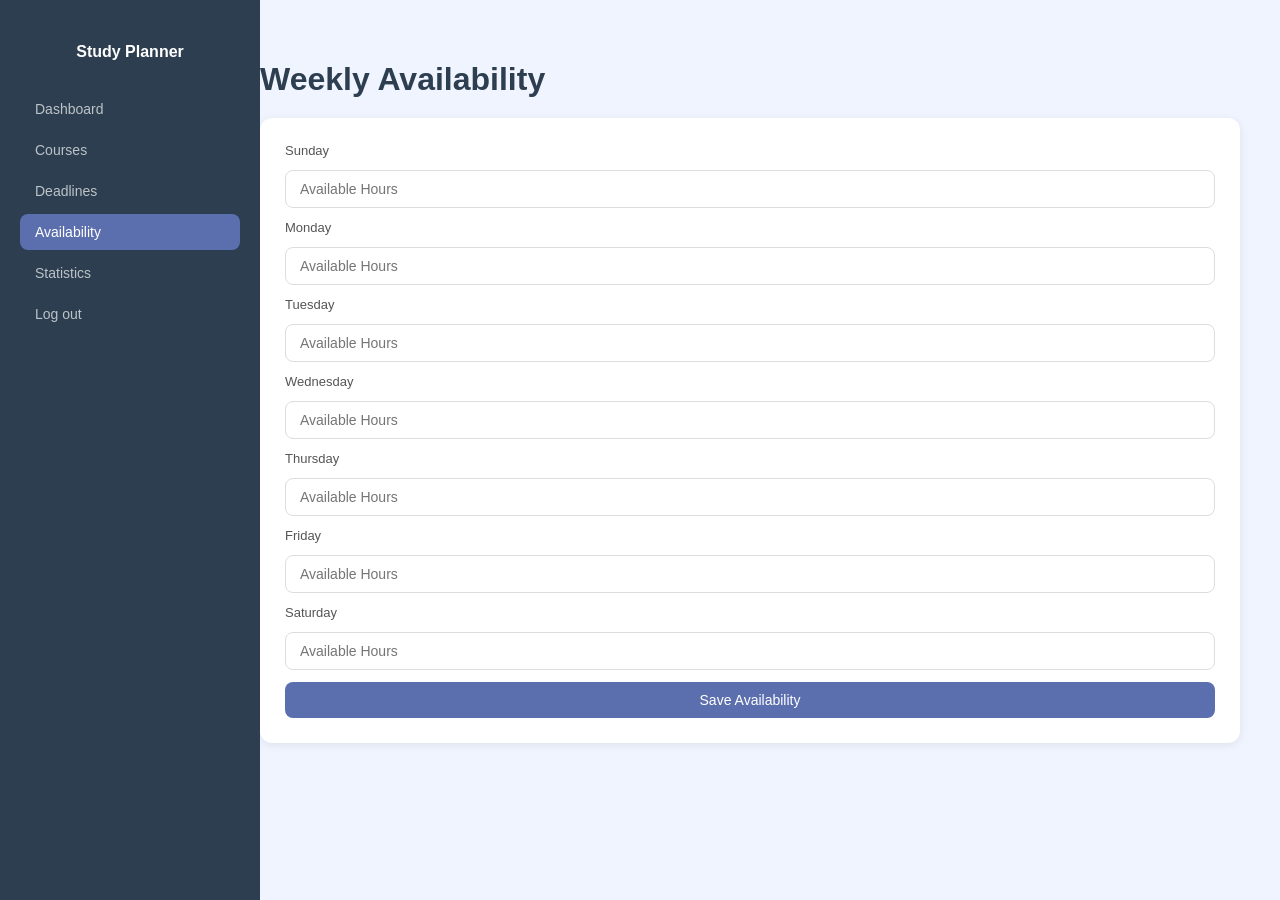
<file: availability.html>
<!DOCTYPE html>
<html>
<head>
<title>Availability</title>
<link rel="stylesheet" href="style.css">
</head>

<body>

<div class="sidebar">
<h2>Study Planner</h2>

<a href="dashboard.html">Dashboard</a>
<a href="courses.html">Courses</a>
<a href="deadlines.html">Deadlines</a>
<a href="availability.html" class="active">Availability</a>
<a href="statistics.html">Statistics</a>
<a href="index.html">Log out</a>


</div>

<div class="main">

<h1>Weekly Availability</h1>

<div class="card">

<label>Sunday</label>
<input placeholder="Available Hours">

<label>Monday</label>
<input placeholder="Available Hours">

<label>Tuesday</label>
<input placeholder="Available Hours">

<label>Wednesday</label>
<input placeholder="Available Hours">

<label>Thursday</label>
<input placeholder="Available Hours">

<label>Friday</label>
<input placeholder="Available Hours">

<label>Saturday</label>
<input placeholder="Available Hours">

<button>Save Availability</button>

</div>

</div>

</body>
</html>
</file>
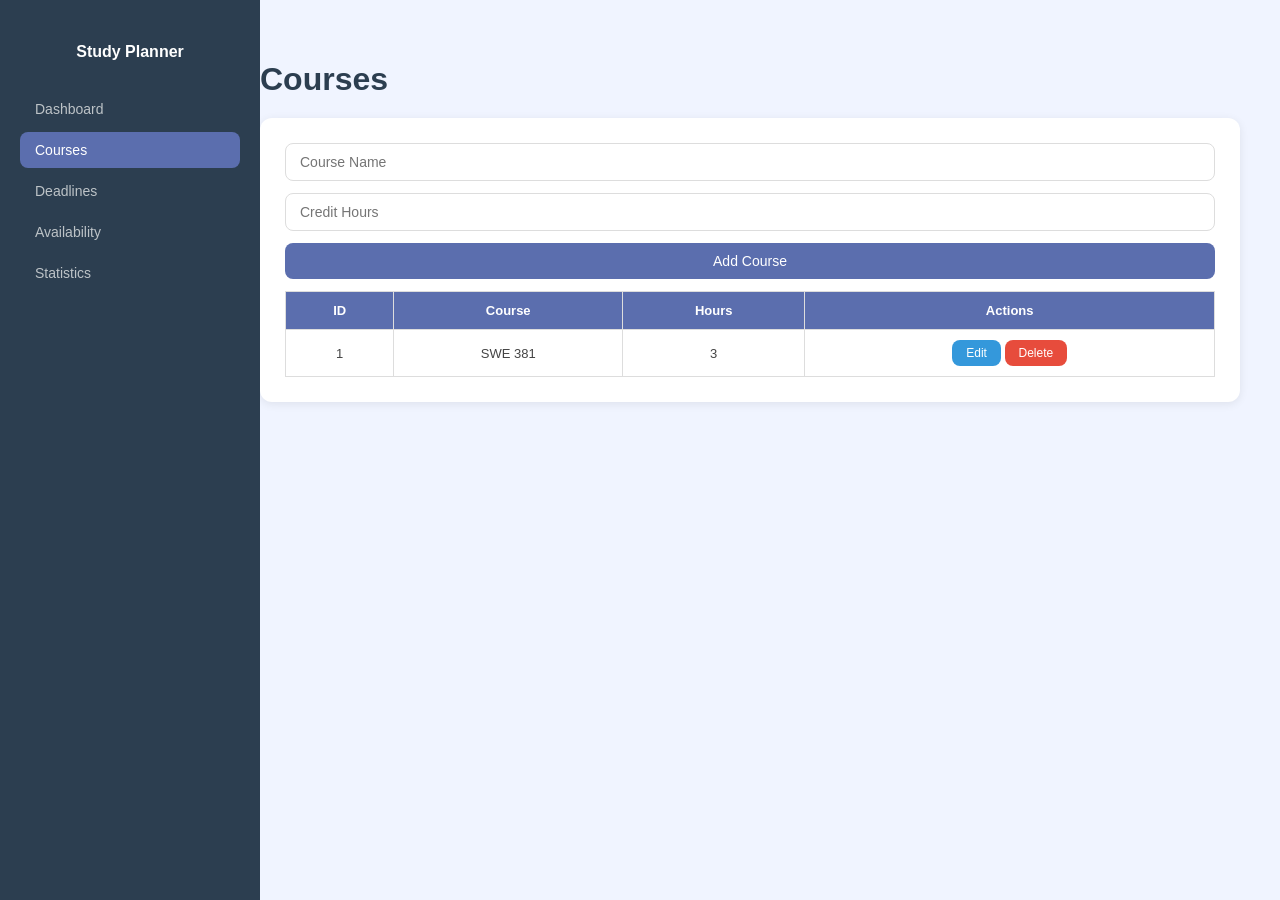
<file: courses.html>
<!DOCTYPE html>
<html>
<head>
<title>Courses</title>
<link rel="stylesheet" href="style.css">
</head>

<body>

<div class="sidebar">
<h2>Study Planner</h2>
<a href="dashboard.html">Dashboard</a>
<a href="courses.html" class="active">Courses</a>
<a href="deadlines.html">Deadlines</a>
<a href="availability.html">Availability</a>
<a href="statistics.html">Statistics</a>
</div>

<div class="main">

<h1>Courses</h1>

<div class="card">

<input id="courseName" placeholder="Course Name">
<input id="hours" placeholder="Credit Hours" type="number">

<button onclick="addCourse()">Add Course</button>

<table id="table">
<tr>
<th>ID</th>
<th>Course</th>
<th>Hours</th>
<th>Actions</th>
</tr>
</table>

<p id="emptyMsg">No courses added yet</p>

</div>

</div>

<script>
let courses = [];
let nextId = 1;

// منع التكرار
function isDuplicate(name, excludeId) {
  return courses.some(c =>
    c.name.toLowerCase() === name.toLowerCase() && c.id !== excludeId
  );
}

// عرض البيانات
function render() {
  const table = document.getElementById("table");
  
  // حذف كل الصفوف ما عدا الهيدر
  table.innerHTML = `
    <tr>
      <th>ID</th>
      <th>Course</th>
      <th>Hours</th>
      <th>Actions</th>
    </tr>
  `;

  if (courses.length === 0) {
    document.getElementById("emptyMsg").style.display = "block";
    return;
  } else {
    document.getElementById("emptyMsg").style.display = "none";
  }

  courses.forEach(c => {
    let row = table.insertRow();

    row.innerHTML = `
      <td>${c.id}</td>
      <td>${c.name}</td>
      <td>${c.hours}</td>
      <td>
        <button class="edit" onclick="editCourse(${c.id})">Edit</button>
        <button class="delete" onclick="deleteCourse(${c.id})">Delete</button>
      </td>
    `;
  });
}

// إضافة
function addCourse() {
  const name = document.getElementById("courseName").value.trim();
  const hours = parseInt(document.getElementById("hours").value);

  if (!name || isNaN(hours)) {
    alert("Enter valid data");
    return;
  }

  if (isDuplicate(name)) {
    alert("Course already exists ");
    return;
  }

  courses.push({
    id: nextId++,
    name,
    hours
  });

  document.getElementById("courseName").value = "";
  document.getElementById("hours").value = "";

  render();
}

// حذف
function deleteCourse(id) {
  courses = courses.filter(c => c.id !== id);
  render();
}

// تعديل
function editCourse(id) {
  const c = courses.find(x => x.id === id);

  let newName = prompt("New course name:", c.name);
  if (newName === null) return;

  let newHours = prompt("New hours:", c.hours);
  if (newHours === null) return;

  newName = newName.trim();
  const hoursVal = parseInt(newHours);

  if (!newName || isNaN(hoursVal)) {
    alert("Invalid input");
    return;
  }

  if (isDuplicate(newName, id)) {
    alert("Course already exists ❌");
    return;
  }

  c.name = newName;
  c.hours = hoursVal;

  render();
}

// بيانات افتراضية
courses.push({ id: nextId++, name: "SWE 381", hours: 3 });

render();
</script>

</body>
</html>
</file>
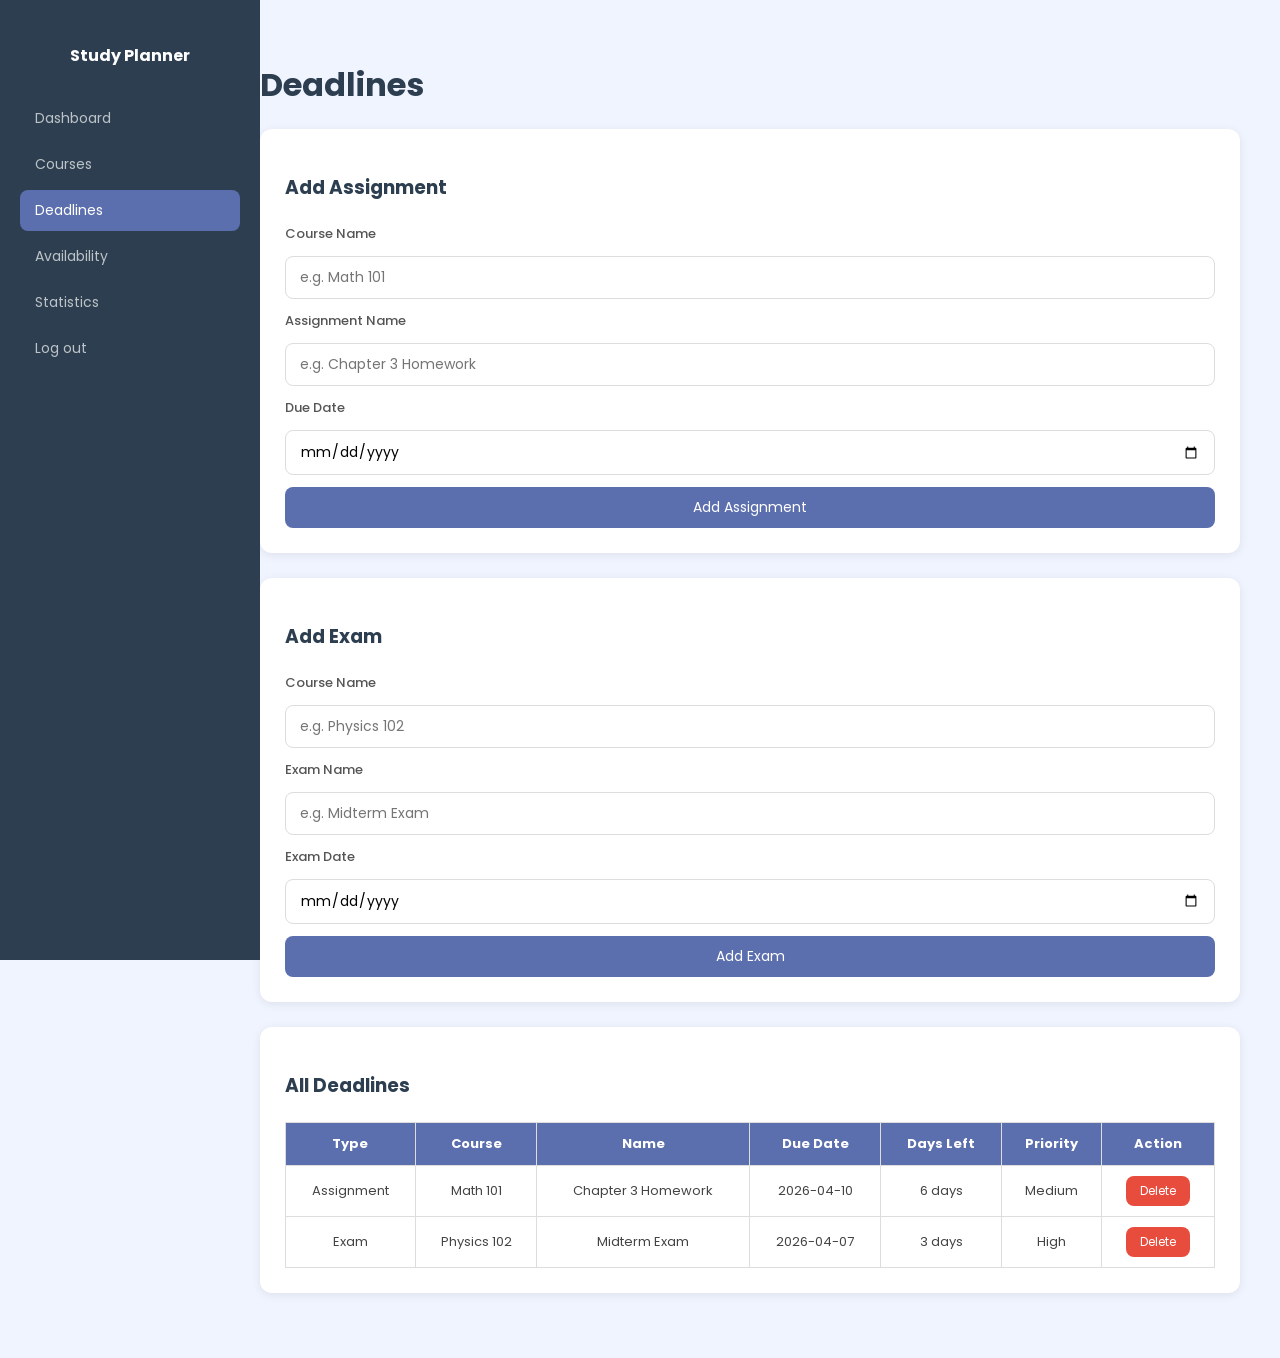
<file: deadlines.html>
<!DOCTYPE html>
<html lang="en">
<head>
  <meta charset="UTF-8">
  <title>Deadlines</title>
  <link rel="stylesheet" href="style.css">
  <link href="https://fonts.googleapis.com/css2?family=Poppins:wght@400;500;600&display=swap" rel="stylesheet">
</head>
<body>
 
  <div class="sidebar">
    <h2>Study Planner</h2>
    <a href="dashboard.html">Dashboard</a>
    <a href="courses.html">Courses</a>
    <a href="deadlines.html" class="active">Deadlines</a>
    <a href="availability.html">Availability</a>
    <a href="statistics.html">Statistics</a>
    <a href="index.html">Log out</a>
  </div>
 
  <div class="main">
 
    <h1>Deadlines</h1>
 
    <!-- Add Assignment -->
    <div class="card">
      <h3>Add Assignment</h3>
 
      <label>Course Name</label>
      <input type="text" placeholder="e.g. Math 101">
 
      <label>Assignment Name</label>
      <input type="text" placeholder="e.g. Chapter 3 Homework">
 
      <label>Due Date</label>
      <input type="date">
 
      <button>Add Assignment</button>
    </div>
 
    <!-- Add Exam -->
    <div class="card">
      <h3>Add Exam</h3>
 
      <label>Course Name</label>
      <input type="text" placeholder="e.g. Physics 102">
 
      <label>Exam Name</label>
      <input type="text" placeholder="e.g. Midterm Exam">
 
      <label>Exam Date</label>
      <input type="date">
 
      <button>Add Exam</button>
    </div>
 
    <!-- Deadlines Table -->
    <div class="card">
      <h3>All Deadlines</h3>
 
      <table>
        <tr>
          <th>Type</th>
          <th>Course</th>
          <th>Name</th>
          <th>Due Date</th>
          <th>Days Left</th>
          <th>Priority</th>
          <th>Action</th>
        </tr>
        <tr>
          <td>Assignment</td>
          <td>Math 101</td>
          <td>Chapter 3 Homework</td>
          <td>2026-04-10</td>
          <td>6 days</td>
          <td>Medium</td>
          <td><button class="delete">Delete</button></td>
        </tr>
        <tr>
          <td>Exam</td>
          <td>Physics 102</td>
          <td>Midterm Exam</td>
          <td>2026-04-07</td>
          <td>3 days</td>
          <td>High</td>
          <td><button class="delete">Delete</button></td>
        </tr>
      </table>
    </div>
 
  </div>
 
</body>
</html>
</html>
</file>
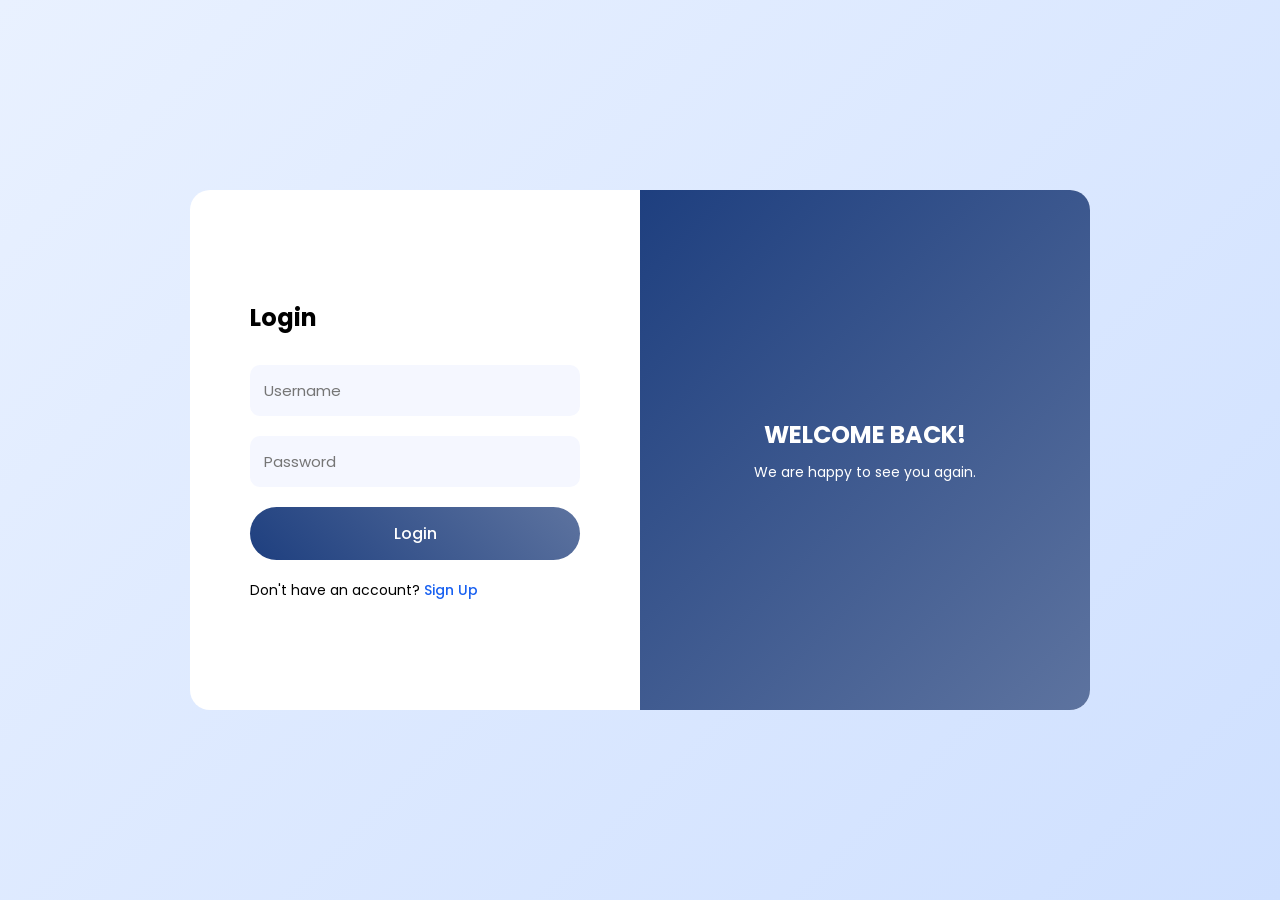
<file: singUp.html>
<!DOCTYPE html>
<html lang="en">
<head>
<meta charset="UTF-8">
<meta name="viewport" content="width=device-width, initial-scale=1.0">
<title>Login & Sign Up</title>
<link rel="stylesheet" href="styleLogin.css">
<link href="https://fonts.googleapis.com/css2?family=Poppins:wght@300;400;500;600&display=swap" rel="stylesheet">
</head>
<body>

<div class="container" id="main-container">
  <input type="checkbox" id="toggle">

  <!-- LOGIN -->
  <div class="form-box login">
    <h2>Login</h2>
    <input type="text" id="login-username" placeholder="Username" required>
    <input type="password" id="login-password" placeholder="Password" required>
    <button id="loginBtn">Login</button>
    <p>
      Don't have an account?
      <label for="toggle">Sign Up</label>
    </p>
  </div>

  <!-- SIGN UP -->
  <div class="form-box signup">
    <h2>Sign Up</h2>
    <input type="text" id="reg-username" placeholder="Username" required>
    <input type="email" id="reg-email" placeholder="Email" required>
    <input type="tel" id="reg-phone" placeholder="Phone Number" required>
    <input type="password" id="reg-password" placeholder="Password" required>
    <button id="registerBtn">Register</button>
    <p>
      Already have an account?
      <label for="toggle">Login</label>
    </p>
  </div>

  <!-- BLUE SIDE -->
  <div class="side">
    <div class="text signup-text">
      <h2>HELLO FRIEND!</h2>
      <p>Create your account and start your journey.</p>
    </div>
    <div class="text login-text">
      <h2>WELCOME BACK!</h2>
      <p>We are happy to see you again.</p>
    </div>
    
  </div>
<script>
// تسجيل مستخدم جديد
document.getElementById('registerBtn').addEventListener('click', function(){
  const username = document.getElementById('reg-username').value;
  const email = document.getElementById('reg-email').value;
  const phone = document.getElementById('reg-phone').value;
  const password = document.getElementById('reg-password').value;

  if(!username || !email || !phone || !password){
    alert("Please fill all fields!");
    return;
  }

  localStorage.setItem("user", JSON.stringify({username,email,phone,password}));
  localStorage.setItem("loggedInUser", username);

  showWelcome(username, "Registration Successful! Redirecting...");
});

// تسجيل الدخول
document.getElementById('loginBtn').addEventListener('click', function(){
  const username = document.getElementById('login-username').value;
  const password = document.getElementById('login-password').value;
  const savedUser = JSON.parse(localStorage.getItem("user"));

  if(!savedUser){
    alert("No account found! Register first.");
    return;
  }

  if(username === savedUser.username && password === savedUser.password){
    localStorage.setItem("loggedInUser", username);
    showWelcome(username, "Login Successful! Redirecting...");
  } else {
    alert("Wrong username or password!");
  }
});

// دالة عرض صفحة الترحيب داخل نفس الصفحة
function showWelcome(username,message){
  const container = document.getElementById('main-container');
  container.innerHTML = `
    <div class="success-page">
      <h1>Welcome, ${username} 🎉</h1>
      <p>${message}</p>
    </div>
  `;
  // بعد 3 ثواني نرجع للصفحة الرئيسية
  setTimeout(() => { window.location.href = "dashboard.html"; }, 3000);
}
</script>

</body>
</html>
</file>
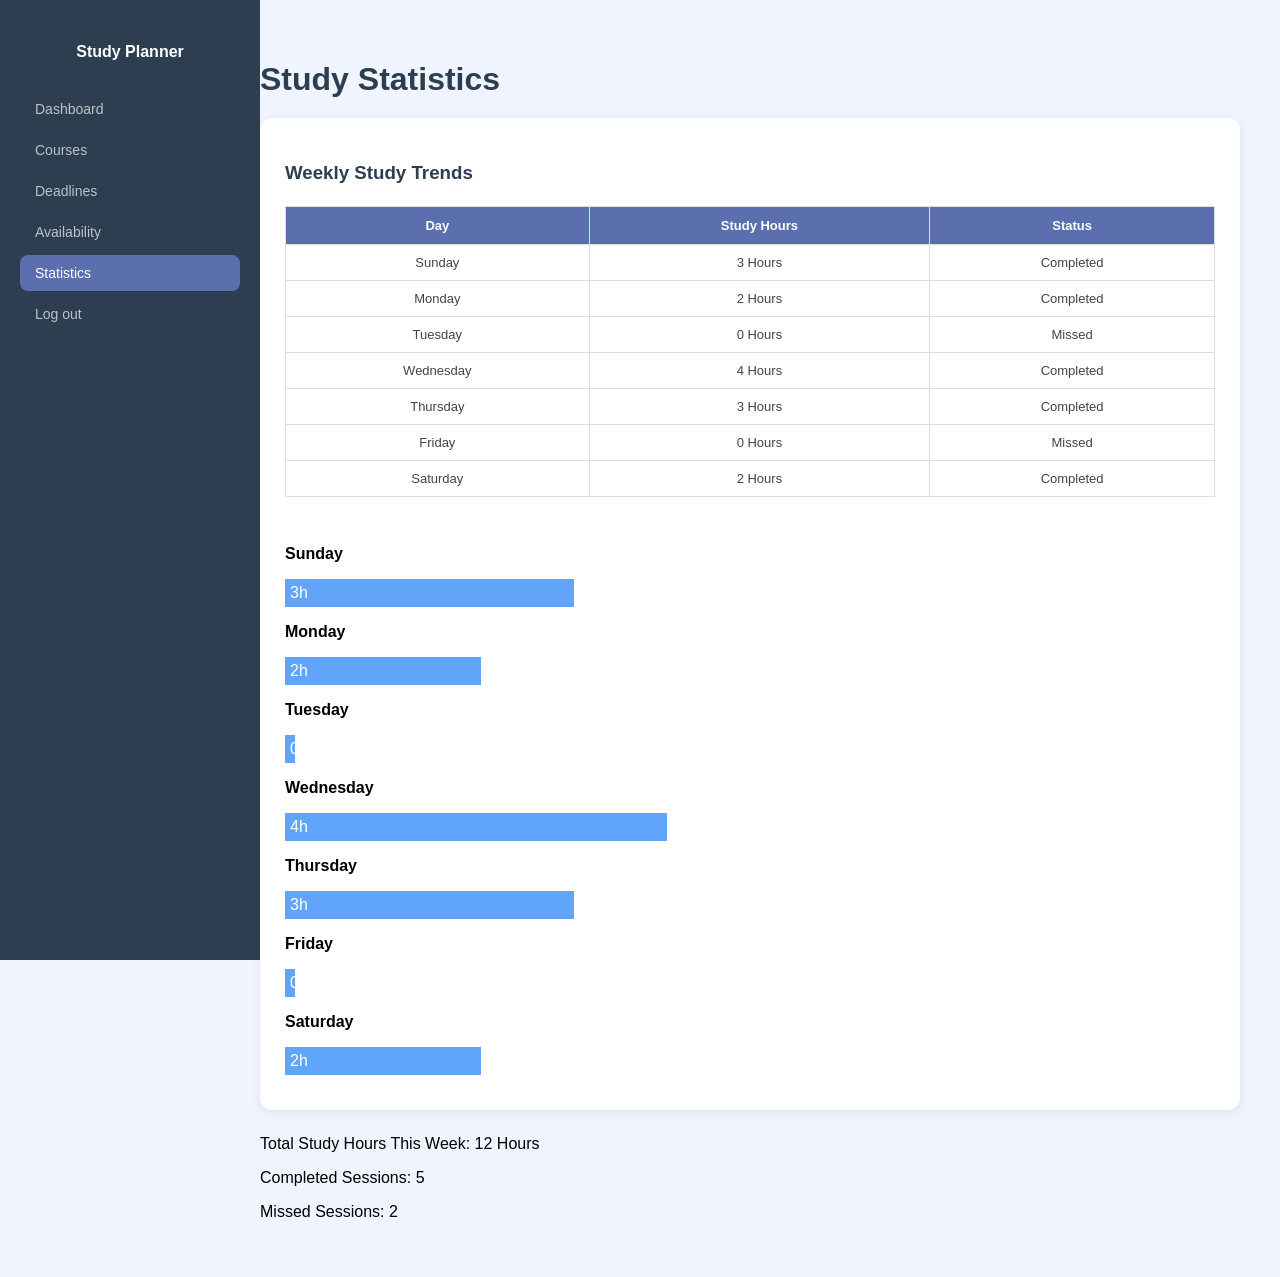
<file: statistics.html>
<!DOCTYPE html>
<html>
<head>
<title>Statistics</title>
<link rel="stylesheet" href="style_statistics.css">
</head>

<body>

<div class="sidebar">
<h2>Study Planner</h2>
<a href="dashboard.html">Dashboard</a>
<a href="courses.html">Courses</a>
<a href="deadlines.html">Deadlines</a>
<a href="availability.html">Availability</a>
<a href="statistics.html" class="active">Statistics</a>
<a href="index.html">Log out</a>
</div>

<div class="main">

<h1>Study Statistics</h1>

<div class="card">
  <h3>Weekly Study Trends</h3>

  <table>
    <tr>
      <th>Day</th>
      <th>Study Hours</th>
      <th>Status</th>
    </tr>
    <tr>
      <td>Sunday</td>
      <td>3 Hours</td>
      <td>Completed</td>
    </tr>
    <tr>
      <td>Monday</td>
      <td>2 Hours</td>
      <td>Completed</td>
    </tr>
    <tr>
      <td>Tuesday</td>
      <td>0 Hours</td>
      <td>Missed</td>
    </tr>
    <tr>
      <td>Wednesday</td>
      <td>4 Hours</td>
      <td>Completed</td>
    </tr>
    <tr>
      <td>Thursday</td>
      <td>3 Hours</td>
      <td>Completed</td>
    </tr>
    <tr>
      <td>Friday</td>
      <td>0 Hours</td>
      <td>Missed</td>
    </tr>
    <tr>
      <td>Saturday</td>
      <td>2 Hours</td>
      <td>Completed</td>
    </tr>
  </table>

  
  <div class="chart">

    <div class="row">
      <p>Sunday</p>
      <div class="bar sun">3h</div>
    </div>

    <div class="row">
      <p>Monday</p>
      <div class="bar mon">2h</div>
    </div>

    <div class="row">
      <p>Tuesday</p>
      <div class="bar tue">0h</div>
    </div>

    <div class="row">
      <p>Wednesday</p>
      <div class="bar wed">4h</div>
    </div>

    <div class="row">
      <p>Thursday</p>
      <div class="bar thu">3h</div>
    </div>

    <div class="row">
      <p>Friday</p>
      <div class="bar fri">0h</div>
    </div>

    <div class="row">
      <p>Saturday</p>
      <div class="bar sat">2h</div>
    </div>

  </div>

</div>

<p>Total Study Hours This Week: 12 Hours</p>
<p>Completed Sessions: 5</p>
<p>Missed Sessions: 2</p>

</div>

</body>
</html>
</file>
<file: style.css>
body {
  background: #f0f4ff;
  font-family: 'Poppins', sans-serif;
  display: flex;
  margin: 0;
  min-height: 100vh;
}

h1 {
  color: #2c3e50;
  margin-bottom: 20px;
}

h3 {
  color: #2c3e50;
  margin-bottom: 10px;
}

.card {
  background: white;
  padding: 25px;
  border-radius: 12px;
  box-shadow: 0 2px 10px rgba(0,0,0,0.08);
  display: flex;
  flex-direction: column;
  gap: 12px;
  margin-bottom: 25px;
}

label {
  font-size: 13px;
  color: #555;
  font-weight: 500;
}

input, select {
  padding: 10px 14px;
  border: 1px solid #ddd;
  border-radius: 8px;
  font-size: 14px;
  font-family: 'Poppins', sans-serif;
  outline: none;
}

input:focus, select:focus {
  border-color: #5b6eae;
}

table {
  width: 100%;
  border-collapse: collapse;
}

table, th, td {
  border: 1px solid #ddd;
}

th {
  background: #5b6eae;
  color: white;
  padding: 11px;
  font-size: 13px;
  text-align: center;
}

td {
  padding: 10px;
  text-align: center;
  font-size: 13px;
  color: #444;
}

button {
  padding: 10px 20px;
  border: none;
  border-radius: 8px;
  font-size: 14px;
  font-family: 'Poppins', sans-serif;
  cursor: pointer;
  background: #5b6eae;
  color: white;
}

button:hover {
  opacity: 0.9;
}

button.delete {
  background: #e74c3c;
  padding: 6px 14px;
  font-size: 12px;
}

button.edit {
  background: #3498db;
  padding: 6px 14px;
  font-size: 12px;
}

/* Sidebar */
.sidebar {
  width: 220px;
  background: #2c3e50;
  min-height: 100vh;
  padding: 30px 20px;
  position: fixed;
  top: 0;
  left: 0;
}

.sidebar h2 {
  color: white;
  font-size: 16px;
  margin-bottom: 30px;
  text-align: center;
}

.sidebar a {
  display: block;
  color: #bdc3c7;
  text-decoration: none;
  padding: 10px 15px;
  border-radius: 8px;
  font-size: 14px;
  margin-bottom: 5px;
}

.sidebar a:hover {
  background: #3d5166;
  color: white;
}

.sidebar a.active {
  background: #5b6eae;
  color: white;
}


.main {
  margin-left: 220px;
  padding: 40px;
  flex: 1;
}

/* Dashboard cards */
.cards-row {
  display: grid;
  grid-template-columns: 1fr 1fr;
  gap: 20px;
}

/* Login */
body.auth-page {
  justify-content: center;
  align-items: center;
}

.container {
  width: 800px;
  background: white;
  border-radius: 16px;
  box-shadow: 0 5px 30px rgba(0,0,0,0.1);
  display: flex;
  overflow: hidden;
}

.form-box {
  flex: 1;
  padding: 45px;
  display: flex;
  flex-direction: column;
  gap: 14px;
  justify-content: center;
}

.form-box h2 {
  color: #2c3e50;
  font-size: 22px;
  margin-bottom: 5px;
}

.form-box p {
  font-size: 13px;
  color: #888;
  text-align: center;
}

.form-box a {
  color: #5b6eae;
  text-decoration: none;
  font-weight: 600;
}

.side {
  width: 280px;
  background: #5b6eae;
  display: flex;
  align-items: center;
  justify-content: center;
  padding: 35px;
}

.side .text {
  text-align: center;
  color: white;
}

.side .text h2 {
  font-size: 20px;
  margin-bottom: 10px;
}

.side .text p {
  font-size: 13px;
  opacity: 0.9;
  line-height: 1.6;
}


#emptyMsg {
  text-align: center;
  color: #aaa;
  font-size: 13px;
  padding: 15px;
  display: none;
}
</file>
<file: styleLogin.css>
*{
    margin:0;
    padding:0;
    box-sizing:border-box;
    font-family:'Poppins', sans-serif;
}

body{
    height:100vh;
    width:100vw;
    background:linear-gradient(135deg,#e9f1ff,#cfe0ff);
    display:flex;
    justify-content:center;
    align-items:center;
}

.container{
    position:relative;
    width:100vw;
    height:100vh;
    max-width:900px;
    max-height:520px;
    background:white;
    border-radius:20px;
    overflow:hidden;
    box-shadow:0 20px 50px #1961f1(0,0,0,0.15);
}

#toggle{
    display:none;
}

.form-box{
    position:absolute;
    width:50%;
    height:100%;
    display:flex;
    flex-direction:column;
    justify-content:center;
    padding:60px;
    gap:20px;
    transition:0.6s;
    z-index:2;
}

.login{
    left:0;
    opacity:1;
}

.signup{
    left:50%;
    opacity:0;
    pointer-events:none;
}

h2{
    margin-bottom:10px;
}

input{
    padding:14px;
    border:none;
    border-radius:10px;
    background:#f5f7ff;
    outline:none;
    font-size:15px;
    transition:0.3s;
}

input:focus{
    background:white;
    box-shadow:0 0 0 2px #1961f1;
}

button{
    padding:14px;
    border:none;
    border-radius:30px;
    background:linear-gradient(45deg,#1e3f7f,#5d739f);
    color:white;
    cursor:pointer;
    font-size:16px;
    font-weight:500;
    transition:0.3s;
}

button:hover{
    transform:translateY(-2px);
    box-shadow:0 10px 20px rgba(0,0,0,0.15);
}

label{
    color:#1961f1;
    cursor:pointer;
    font-weight:500;
}

p{
    font-size:14px;
}

.side{
    position:absolute;
    right:0;
    width:50%;
    height:100%;
    background:linear-gradient(135deg,#1e3f7f,#5d739f);
    color:white;
    display:flex;
    justify-content:center;
    align-items:center;
    text-align:center;
    padding:40px;
    transition:0.6s;
    z-index:1;
}

.text{
    position:absolute;
}

.signup-text{
    opacity:0;
}

/* animation */
#toggle:checked ~ .login{
    left:-50%;
    opacity:0;
    pointer-events:none;
}

#toggle:checked ~ .signup{
    left:50%;
    opacity:1;
    pointer-events:auto;
}

#toggle:checked ~ .side{
    right:50%;
}

#toggle:checked ~ .side .login-text{
    opacity:0;
}

#toggle:checked ~ .side .signup-text{
    opacity:1;
}

/* صفحة النجاح */
.success-page{
    width:100%;
    height:100%;
    display:flex;
    flex-direction:column;
    justify-content:center;
    align-items:center;
    text-align:center;
}

.success-page h1{
    color:#1961f1;
    margin-bottom:20px;
}

.success-page p{
    font-size:18px;
}
</file>
<file: style_statistics.css>
body {
  background: #f0f4ff;
  font-family: 'Poppins', sans-serif;
  display: flex;
  margin: 0;
  min-height: 100vh;
}

h1 {
  color: #2c3e50;
  margin-bottom: 20px;
}

h3 {
  color: #2c3e50;
  margin-bottom: 10px;
}



.chart {
  margin-top: 20px;
}

.row {
  margin-bottom: 10px;
}

.row p {
  font-weight: bold;
}

.bar {
  background-color: #60a5fa;
  color: white;
  padding: 5px;
}

.sun { width: 30%; }
.mon { width: 20%; }
.tue { width: 0%; }
.wed { width: 40%; }
.thu { width: 30%; }
.fri { width: 0%; }
.sat { width: 20%; }





.card {
  background: white;
  padding: 25px;
  border-radius: 12px;
  box-shadow: 0 2px 10px rgba(0,0,0,0.08);
  display: flex;
  flex-direction: column;
  gap: 12px;
  margin-bottom: 25px;
}

label {
  font-size: 13px;
  color: #555;
  font-weight: 500;
}

input, select {
  padding: 10px 14px;
  border: 1px solid #ddd;
  border-radius: 8px;
  font-size: 14px;
  font-family: 'Poppins', sans-serif;
  outline: none;
}

input:focus, select:focus {
  border-color: #5b6eae;
}

table {
  width: 100%;
  border-collapse: collapse;
}

table, th, td {
  border: 1px solid #ddd;
}

th {
  background: #5b6eae;
  color: white;
  padding: 11px;
  font-size: 13px;
  text-align: center;
}

td {
  padding: 10px;
  text-align: center;
  font-size: 13px;
  color: #444;
}

button {
  padding: 10px 20px;
  border: none;
  border-radius: 8px;
  font-size: 14px;
  font-family: 'Poppins', sans-serif;
  cursor: pointer;
  background: #5b6eae;
  color: white;
}

button:hover {
  opacity: 0.9;
}

button.delete {
  background: #e74c3c;
  padding: 6px 14px;
  font-size: 12px;
}

button.edit {
  background: #3498db;
  padding: 6px 14px;
  font-size: 12px;
}

/* Sidebar */
.sidebar {
  width: 220px;
  background: #2c3e50;
  min-height: 100vh;
  padding: 30px 20px;
  position: fixed;
  top: 0;
  left: 0;
}

.sidebar h2 {
  color: white;
  font-size: 16px;
  margin-bottom: 30px;
  text-align: center;
}

.sidebar a {
  display: block;
  color: #bdc3c7;
  text-decoration: none;
  padding: 10px 15px;
  border-radius: 8px;
  font-size: 14px;
  margin-bottom: 5px;
}

.sidebar a:hover {
  background: #3d5166;
  color: white;
}

.sidebar a.active {
  background: #5b6eae;
  color: white;
}


.main {
  margin-left: 220px;
  padding: 40px;
  flex: 1;
}

/* Dashboard cards */
.cards-row {
  display: grid;
  grid-template-columns: 1fr 1fr;
  gap: 20px;
}

/* Login */
body.auth-page {
  justify-content: center;
  align-items: center;
}

.container {
  width: 800px;
  background: white;
  border-radius: 16px;
  box-shadow: 0 5px 30px rgba(0,0,0,0.1);
  display: flex;
  overflow: hidden;
}

.form-box {
  flex: 1;
  padding: 45px;
  display: flex;
  flex-direction: column;
  gap: 14px;
  justify-content: center;
}

.form-box h2 {
  color: #2c3e50;
  font-size: 22px;
  margin-bottom: 5px;
}

.form-box p {
  font-size: 13px;
  color: #888;
  text-align: center;
}

.form-box a {
  color: #5b6eae;
  text-decoration: none;
  font-weight: 600;
}

.side {
  width: 280px;
  background: #5b6eae;
  display: flex;
  align-items: center;
  justify-content: center;
  padding: 35px;
}

.side .text {
  text-align: center;
  color: white;
}

.side .text h2 {
  font-size: 20px;
  margin-bottom: 10px;
}

.side .text p {
  font-size: 13px;
  opacity: 0.9;
  line-height: 1.6;
}


#emptyMsg {
  text-align: center;
  color: #aaa;
  font-size: 13px;
  padding: 15px;
  display: none;
}
</file>
